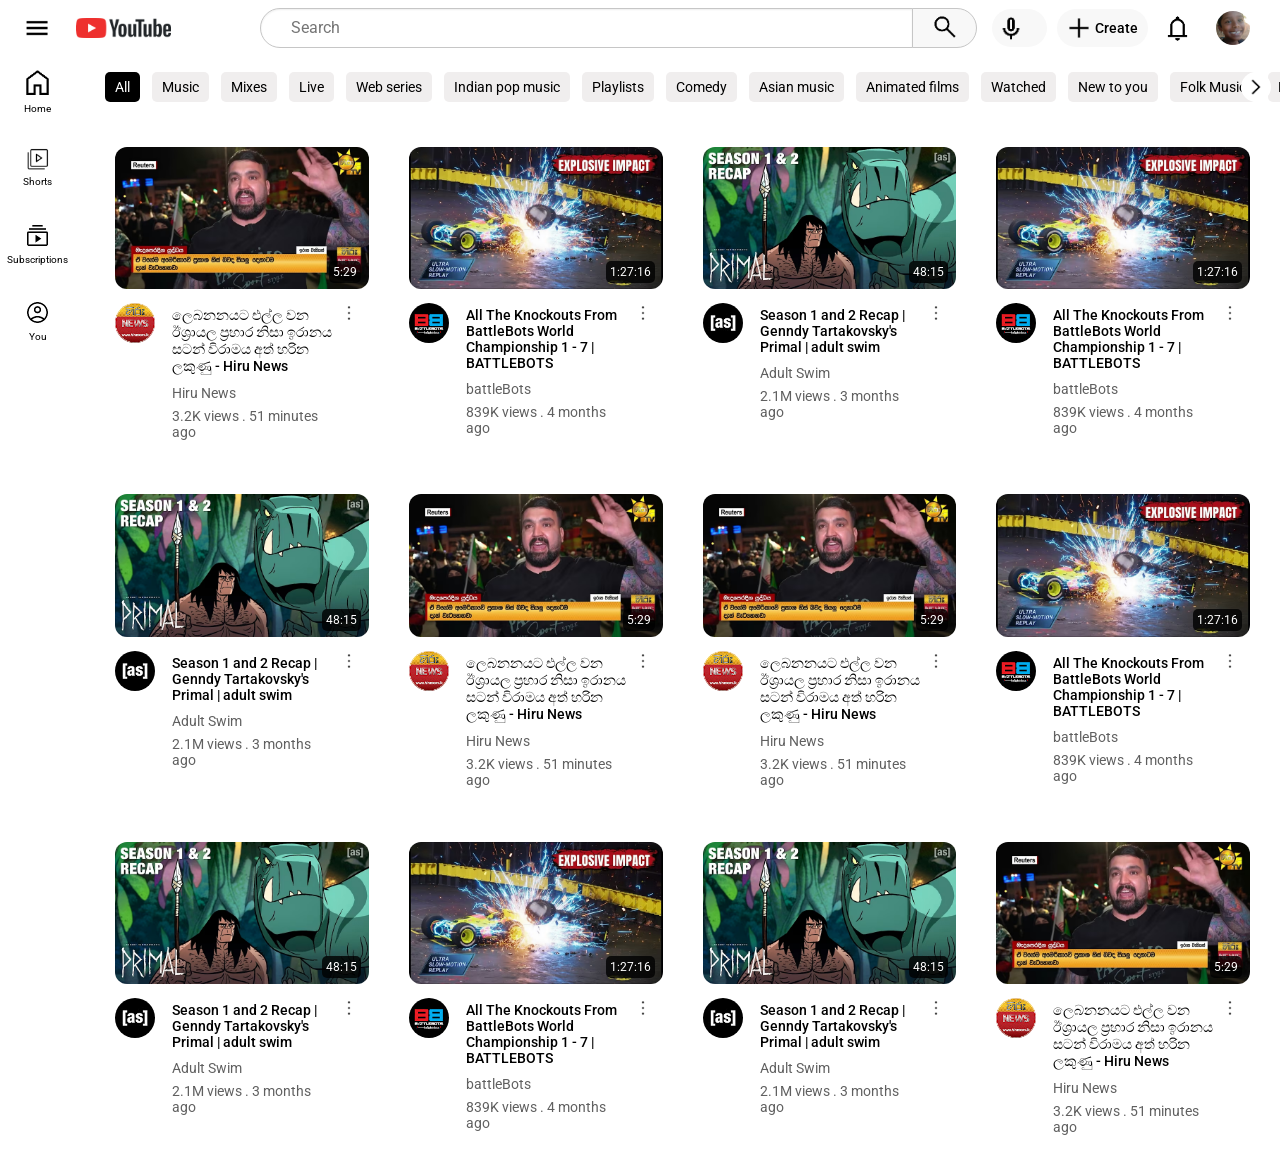
<file: index.html>
<!DOCTYPE html>
<html lang="en">

<head>
    <meta charset="UTF-8">
    <meta name="viewport" content="width=device-width, initial-scale=1.0">
    <title>youTube Clone</title>
    <link rel="stylesheet" href="styles/video.css">
    <link rel="stylesheet" href="styles/sidebar.css">
    <link rel="stylesheet" href="styles/header.css">
    <link rel="stylesheet" href="styles/genaral.css">
    <link rel="preconnect" href="https://fonts.googleapis.com">
    <link rel="preconnect" href="https://fonts.gstatic.com" crossorigin>
    <link href="https://fonts.googleapis.com/css2?family=Roboto:ital,wght@0,100..900;1,100..900&display=swap"
        rel="stylesheet">
</head>

<body>
    <div class="header">
        <div class="left-section">
            <img class="menu-icon" src="icons/menu.png" alt="">
            <img class="youtube-logo" src="icons/youtube-logo.png" alt="YouTube Logo">
        </div>
        <div class="middle-section">
            <div class="search-container">
                <input class="search-bar" type="text" placeholder="Search">
                <button class="search-button">
                    <img class="search-icon" src="icons/search.png" alt="">
                </button>
            </div>
            <div class="voice-search">
                <img class="voice-icon" src="icons/mic.png" alt="">
            </div>
        </div>
        <div class="right-section">
            <button class="create-button">
                <img class="create-icon" src="icons/add.png" alt="">
                <p class="create-txt">Create</p>
            </button>
            <div class="notification">
                <img class="notification-icon" src="icons/notifications.png" alt="">
            </div>
            <img class="profile-pic" src="thumbnail/profile-pic.jpg" alt="">
        </div>
    </div>

    <div class="side-bar">
        <div class="sidebar-item">
            <img class="home-icon" src="icons/home.png" alt="">
            <p class="item-txt">Home</p>
        </div>
        <div class="sidebar-item">
            <img class="shorts-icon" src="icons/shorts.png" alt="">
            <p class="item-txt">Shorts</p>
        </div>
        <div class="sidebar-item">
            <img class="subscriptions-icon" src="icons/subscriptions.png" alt="">
            <p class="item-txt">Subscriptions</p>
        </div>
        <div class="sidebar-item">
            <img class="you-icon" src="icons/you.png" alt="">
            <p class="item-txt">You</p>
        </div>
    </div>
    <div class="main-content">
        <div class="filter-section">
            <div class="filter-item-selected">
                <p class="filter-item-txt-selected">All</p>
            </div>
            <div class="filter-item">
                <p class="filter-item-txt">Music</p>
            </div>
            <div class="filter-item">
                <p class="filter-item-txt">Mixes</p>
            </div>
            <div class="filter-item">
                <p class="filter-item-txt">Live</p>
            </div>
            <div class="filter-item">
                <p class="filter-item-txt">Web series</p>
            </div>
            <div class="filter-item">
                <p class="filter-item-txt">Indian pop music</p>
            </div>
            <div class="filter-item">
                <p class="filter-item-txt">Playlists</p>
            </div>
            <div class="filter-item">
                <p class="filter-item-txt">Comedy</p>
            </div>
            <div class="filter-item">
                <p class="filter-item-txt">Asian music</p>
            </div>
            <div class="filter-item">
                <p class="filter-item-txt">Animated films</p>
            </div>
            <div class="filter-item">
                <p class="filter-item-txt">Watched</p>
            </div>
            <div class="filter-item">
                <p class="filter-item-txt">New to you</p>
            </div>
            <div class="filter-item">
                <p class="filter-item-txt">Folk Music</p>
            </div>
            <div class="filter-item">
                <p class="filter-item-txt">Electric piano</p>
            </div>
            <div class="filter-item">
                <p class="filter-item-txt">Dramedy</p>
            </div>
        </div>
        <div class="more-filters">
            <img class="more-filter-icon" src="icons/more-filter.png" alt="">
        </div>

        <div class="video-card">
            <div class="thumbnail-container">
                <img class="thumbnail" src="thumbnail/t1.avif" alt="">
                <div class="duration">
                    <p class="duration-txt">5:29</p>
                </div>
            </div>
            <div class="video-details-container">
                <img class="chanel-logo" src="channel-img/t1.jpg" alt="">
                <div class="video-info">
                    <p class="video-title">ලෙබනනයට එල්ල වන ඊශ්‍රායල ප්‍රහාර නිසා ඉරානය සටන් විරාමය අත් හරින ලකුණු - Hiru
                        News</p>
                    <p class="channel-name">Hiru News</p>
                    <p class="views-and-time">3.2K views . 51 minutes ago</p>
                </div>
                <img class="more-icon" src="icons/more.png" alt="">
            </div>
        </div>

        <div class="video-card">
            <div class="thumbnail-container">
                <img class="thumbnail" src="thumbnail/t2.avif" alt="">
                <div class="duration">
                    <p class="duration-txt">1:27:16</p>
                </div>
            </div>
            <div class="video-details-container">
                <img class="chanel-logo" src="channel-img/t2.jpg" alt="">
                <div class="video-info">
                    <p class="video-title">All The Knockouts From BattleBots World Championship 1 - 7 | BATTLEBOTS</p>
                    <p class="channel-name">battleBots</p>
                    <p class="views-and-time">839K views . 4 months ago</p>
                </div>
                <img class="more-icon" src="icons/more.png" alt="">
            </div>
        </div>

        <div class="video-card">
            <div class="thumbnail-container">
                <img class="thumbnail" src="thumbnail/t3.avif" alt="">
                <div class="duration">
                    <p class="duration-txt">48:15</p>
                </div>
            </div>
            <div class="video-details-container">
                <img class="chanel-logo" src="channel-img/t3.jpg" alt="">
                <div class="video-info">
                    <p class="video-title">Season 1 and 2 Recap | Genndy Tartakovsky's Primal | adult swim</p>
                    <p class="channel-name">Adult Swim</p>
                    <p class="views-and-time">2.1M views . 3 months ago</p>
                </div>
                <img class="more-icon" src="icons/more.png" alt="">
            </div>
        </div>

        <div class="video-card">
            <div class="thumbnail-container">
                <img class="thumbnail" src="thumbnail/t2.avif" alt="">
                <div class="duration">
                    <p class="duration-txt">1:27:16</p>
                </div>
            </div>
            <div class="video-details-container">
                <img class="chanel-logo" src="channel-img/t2.jpg" alt="">
                <div class="video-info">
                    <p class="video-title">All The Knockouts From BattleBots World Championship 1 - 7 | BATTLEBOTS</p>
                    <p class="channel-name">battleBots</p>
                    <p class="views-and-time">839K views . 4 months ago</p>
                </div>
                <img class="more-icon" src="icons/more.png" alt="">
            </div>
        </div>

        <div class="video-card">
            <div class="thumbnail-container">
                <img class="thumbnail" src="thumbnail/t3.avif" alt="">
                <div class="duration">
                    <p class="duration-txt">48:15</p>
                </div>
            </div>
            <div class="video-details-container">
                <img class="chanel-logo" src="channel-img/t3.jpg" alt="">
                <div class="video-info">
                    <p class="video-title">Season 1 and 2 Recap | Genndy Tartakovsky's Primal | adult swim</p>
                    <p class="channel-name">Adult Swim</p>
                    <p class="views-and-time">2.1M views . 3 months ago</p>
                </div>
                <img class="more-icon" src="icons/more.png" alt="">
            </div>
        </div>

        <div class="video-card">
            <div class="thumbnail-container">
                <img class="thumbnail" src="thumbnail/t1.avif" alt="">
                <div class="duration">
                    <p class="duration-txt">5:29</p>
                </div>
            </div>
            <div class="video-details-container">
                <img class="chanel-logo" src="channel-img/t1.jpg" alt="">
                <div class="video-info">
                    <p class="video-title">ලෙබනනයට එල්ල වන ඊශ්‍රායල ප්‍රහාර නිසා ඉරානය සටන් විරාමය අත් හරින ලකුණු - Hiru
                        News</p>
                    <p class="channel-name">Hiru News</p>
                    <p class="views-and-time">3.2K views . 51 minutes ago</p>
                </div>
                <img class="more-icon" src="icons/more.png" alt="">
            </div>
        </div>

        <div class="video-card">
            <div class="thumbnail-container">
                <img class="thumbnail" src="thumbnail/t1.avif" alt="">
                <div class="duration">
                    <p class="duration-txt">5:29</p>
                </div>
            </div>
            <div class="video-details-container">
                <img class="chanel-logo" src="channel-img/t1.jpg" alt="">
                <div class="video-info">
                    <p class="video-title">ලෙබනනයට එල්ල වන ඊශ්‍රායල ප්‍රහාර නිසා ඉරානය සටන් විරාමය අත් හරින ලකුණු - Hiru
                        News</p>
                    <p class="channel-name">Hiru News</p>
                    <p class="views-and-time">3.2K views . 51 minutes ago</p>
                </div>
                <img class="more-icon" src="icons/more.png" alt="">
            </div>
        </div>

        <div class="video-card">
            <div class="thumbnail-container">
                <img class="thumbnail" src="thumbnail/t2.avif" alt="">
                <div class="duration">
                    <p class="duration-txt">1:27:16</p>
                </div>
            </div>
            <div class="video-details-container">
                <img class="chanel-logo" src="channel-img/t2.jpg" alt="">
                <div class="video-info">
                    <p class="video-title">All The Knockouts From BattleBots World Championship 1 - 7 | BATTLEBOTS</p>
                    <p class="channel-name">battleBots</p>
                    <p class="views-and-time">839K views . 4 months ago</p>
                </div>
                <img class="more-icon" src="icons/more.png" alt="">
            </div>
        </div>

        <div class="video-card">
            <div class="thumbnail-container">
                <img class="thumbnail" src="thumbnail/t3.avif" alt="">
                <div class="duration">
                    <p class="duration-txt">48:15</p>
                </div>
            </div>
            <div class="video-details-container">
                <img class="chanel-logo" src="channel-img/t3.jpg" alt="">
                <div class="video-info">
                    <p class="video-title">Season 1 and 2 Recap | Genndy Tartakovsky's Primal | adult swim</p>
                    <p class="channel-name">Adult Swim</p>
                    <p class="views-and-time">2.1M views . 3 months ago</p>
                </div>
                <img class="more-icon" src="icons/more.png" alt="">
            </div>
        </div>
        <div class="video-card">
            <div class="thumbnail-container">
                <img class="thumbnail" src="thumbnail/t2.avif" alt="">
                <div class="duration">
                    <p class="duration-txt">1:27:16</p>
                </div>
            </div>
            <div class="video-details-container">
                <img class="chanel-logo" src="channel-img/t2.jpg" alt="">
                <div class="video-info">
                    <p class="video-title">All The Knockouts From BattleBots World Championship 1 - 7 | BATTLEBOTS</p>
                    <p class="channel-name">battleBots</p>
                    <p class="views-and-time">839K views . 4 months ago</p>
                </div>
                <img class="more-icon" src="icons/more.png" alt="">
            </div>
        </div>

        <div class="video-card">
            <div class="thumbnail-container">
                <img class="thumbnail" src="thumbnail/t3.avif" alt="">
                <div class="duration">
                    <p class="duration-txt">48:15</p>
                </div>
            </div>
            <div class="video-details-container">
                <img class="chanel-logo" src="channel-img/t3.jpg" alt="">
                <div class="video-info">
                    <p class="video-title">Season 1 and 2 Recap | Genndy Tartakovsky's Primal | adult swim</p>
                    <p class="channel-name">Adult Swim</p>
                    <p class="views-and-time">2.1M views . 3 months ago</p>
                </div>
                <img class="more-icon" src="icons/more.png" alt="">
            </div>
        </div>

        <div class="video-card">
            <div class="thumbnail-container">
                <img class="thumbnail" src="thumbnail/t1.avif" alt="">
                <div class="duration">
                    <p class="duration-txt">5:29</p>
                </div>
            </div>
            <div class="video-details-container">
                <img class="chanel-logo" src="channel-img/t1.jpg" alt="">
                <div class="video-info">
                    <p class="video-title">ලෙබනනයට එල්ල වන ඊශ්‍රායල ප්‍රහාර නිසා ඉරානය සටන් විරාමය අත් හරින ලකුණු - Hiru
                        News</p>
                    <p class="channel-name">Hiru News</p>
                    <p class="views-and-time">3.2K views . 51 minutes ago</p>
                </div>
                <img class="more-icon" src="icons/more.png" alt="">
            </div>
        </div>


</body>

</html>
</file>
<file: styles/video.css>
.main-content {
  display: grid;
  grid-template-columns: repeat(auto-fit, minmax(260px, 1fr));
  gap: 20px;
  margin-left: 30px;
  margin-right: 20px;
  margin-top: 12px;
}

.filter-section {
  z-index: 1000;
  position: fixed;
  top: 55px;
  display: flex;
  flex-direction: row;
  justify-content: center;
  gap: 12px;
  overflow: hidden;
  flex-wrap: nowrap;
  background-color: white;
  padding-top: 17px;
  padding-bottom: 12px;
}


.filter-item {
  background-color: #f0eeee;
  height: 30px;
  border-radius: 5px;
}

.filter-item:hover {
  cursor: pointer;
}

.filter-item-selected:hover {
  cursor: pointer;
}

.filter-item-selected {
  background-color: #000000;
  height: 30px;
  border-radius: 5px;
}

.filter-item-txt-selected {
  margin-top: 7px;
  padding-left: 10px;
  padding-right: 10px;
  font-family: Roboto, Arial;
  font-size: 14px;
  color: rgb(255, 255, 255);
  text-wrap: nowrap;
}

.filter-item-txt {
  margin-top: 7px;
  padding-left: 10px;
  padding-right: 10px;
  font-family: Roboto, Arial;
  font-size: 14px;
  color: rgb(0, 0, 0);
  text-wrap: nowrap;
}

.more-filters {
  z-index: 1000;
  position: fixed;
  background-color: #ffffff;
  height: 30px;
  width: 30px;
  border-radius: 20px;
  top: 72px;
  right: 9px;



}

.more-filters:hover {
  cursor: pointer;
  background-color: #e6e4e4;
  padding: 3px;
  right: 6px;
  margin-top: -3px;
}

.more-filter-icon {
  width: 18px;
  margin-top: 6px;
  margin-left: 6px;
}

.video-card {
  border-radius: 12px;
  display: flex;
  flex-direction: column;
  margin: 10px;
  transition: .2s;
}
.video-card:hover {
  cursor: pointer;
  background-color: rgb(225, 234, 242);
  margin: 0px;
  padding: 10px;
}

.thumbnail-container {
  position: relative;
}

.thumbnail {
  width: 100%;
  border-radius: 12px;
  object-fit: cover;
}

.duration {
  height: 22px;
  border-radius: 5px;
  background-color: rgba(0, 0, 0, .8);
  position: absolute;
  bottom: 10px;
  right: 8px;
}

.duration-txt {
  color: white;
  font-size: 12px;
  padding: 2px 4px;
  font-family: Roboto, Arial;
  margin-top: 2px;
}

.video-details-container {
  display: flex;
  flex-direction: row;
  justify-content: space-between;
}

.chanel-logo {
  width: 40px;
  height: 40px;
  border-radius: 20px;
  margin-top: 10px;
  object-fit: cover;
}

.video-info {
  display: flex;
  flex-direction: column;
  flex-grow: 1;
  margin-left: 17px;
  margin-right: 5px;
}

.more-icon {
  width: 28px;
  height: 20px;
  margin-top: 10px;
  margin-right: 10px;
}

.video-title {
  font-size: 14px;
  font-weight: 500;
  font-family: Roboto, Arial;
}

.channel-name {
  font-size: 14px;
  color: #606060;
  margin-top: -4px;
}

.views-and-time {
  font-size: 14px;
  color: #606060;
  margin-top: -7px;
}
</file>
<file: styles/sidebar.css>
.side-bar {
    position: fixed;
    top: 55px;
    left: 0;
    bottom: 0;
    width: 75px;
    display: flex;
    flex-direction: column;
    justify-content: flex-start;
    gap: 2px;

}

.sidebar-item {
    width: 100%;
    height: 64px;
    border-radius: 9px;
    display: flex;
    flex-direction: column;
    justify-content: center;
    align-items: center;
    padding-top: 8px;
    padding-bottom: 3px;
}
.sidebar-item:hover {
    background-color: #eeeded;
    cursor: pointer;
}
.item-txt {
    font-size: 10px;
    margin-top: 4px;
    font-family: Roboto, Arial;
}
.home-icon {
    width: 33px;
}
.shorts-icon{
    width: 25px;
}
.subscriptions-icon{
    margin-bottom: 2px;
    width: 25px;
}
.you-icon{
    margin-bottom: 2px;
    width: 25px;
}
</file>
<file: styles/header.css>
.header {
    display: flex;
    flex-direction: row;
    justify-content: space-between;
    position: fixed;
    top: 0;
    left: 0;
    right: 0;
    height: 55px;
    z-index: 1000;
    background-color: white;
}



.middle-section {
    display: flex;
    align-items: center;
    flex: 1;
}

.left-section {
    width: 260px;
    display: flex;
    align-items: center;
}

.right-section {
    display: flex;
    align-items: center;
    justify-content: space-between;
    flex-shrink: 0;
}

.youtube-logo {
    height: 20px;
    width: 95px;
}

.youtube-logo:hover {
    cursor: pointer;
}

.menu-icon {
    height: 28px;
    width: 28px;
    margin-left: 18px;
    margin-right: 20px;
    padding: 5px;
    border-radius: 20px;
}

.menu-icon:hover {
    cursor: pointer;
    background-color: rgb(228, 227, 224);
}

.search-container {
    display: flex;
    width: 100%;
}

.search-bar {
    flex: 1;
    width: 0;
    border-radius: 40px 0 0 40px;
    border: 1px solid #c6c6c6;
    box-shadow: inset 0 1px 2px #eee;
    padding-left: 15px;
    font-family: Roboto,Arial;
    font-size: 14px;
    z-index: 2;
}
.search-bar:focus {
    outline: none;
    border: 1px solid #1b00e5;
}

.search-bar::placeholder {
    padding-left: 15px;
    font-family: Roboto, Arial;
    font-size: 16px;
}

.search-button {
    width: 65px;
    height: 40px;
    margin-left: -1px;
    border-radius: 0 40px 40px 0;
    border: 1px solid #c6c6c6;
    background-color: #f8f8f8;
}
.search-button:hover {
    cursor: pointer;
    background-color: rgb(242, 242, 239);
}

.search-icon {
    width: 28px;
    margin-top: 1px;
}

.voice-icon {
    width: 28px;
    height: 28px;
    margin-top: 6px;
    margin-left: 5px;
}

.voice-search {
    width: 60px;
    height: 38px;
    border-radius: 30px;
    background-color: #f8f8f8;
    margin-left: 15px;
}
.voice-search:hover {
    cursor: pointer;
    background-color: rgb(224, 224, 222);
}

.create-button {
    height: 38px;
    padding-right: 10px;
    border-radius: 20px;
    border: none;
    background-color: #f8f8f8;
    margin-right: 10px;
    margin-left: 10px;
    display: flex;
    align-items: center;
}
.create-button:hover {
    cursor: pointer;
    background-color: rgb(227, 227, 225)
}

.create-icon {
    width: 32px;
    display: inline-block;
}

.create-txt {
    font-family: Roboto, Arial;
    font-size: 14px;
    font-weight: 500;
}

.notification {
    width: 38px;
    height: 38px;
    border-radius: 20px;
    margin-right: 10px;
}
.notification:hover{
    cursor: pointer;
    background-color: rgb(227, 227, 225);
}
.notification-icon {
    width: 29px;
    margin-top: 5px;
    margin-left: 5px;
}

.profile-pic {
    width: 34px;
    height: 34px;
    border-radius: 20px;
    object-fit: cover;
    object-position: 65% 20%;
    margin-right: 30px;
    margin-left: 10px;
}
.profile-pic:hover {
    cursor: pointer;
}
</file>
<file: styles/genaral.css>
body{
    margin:0px;
    padding-left: 75px;
    padding-top: 125px;
}
p{
    font-family: Roboto, Arial;
}
</file>
